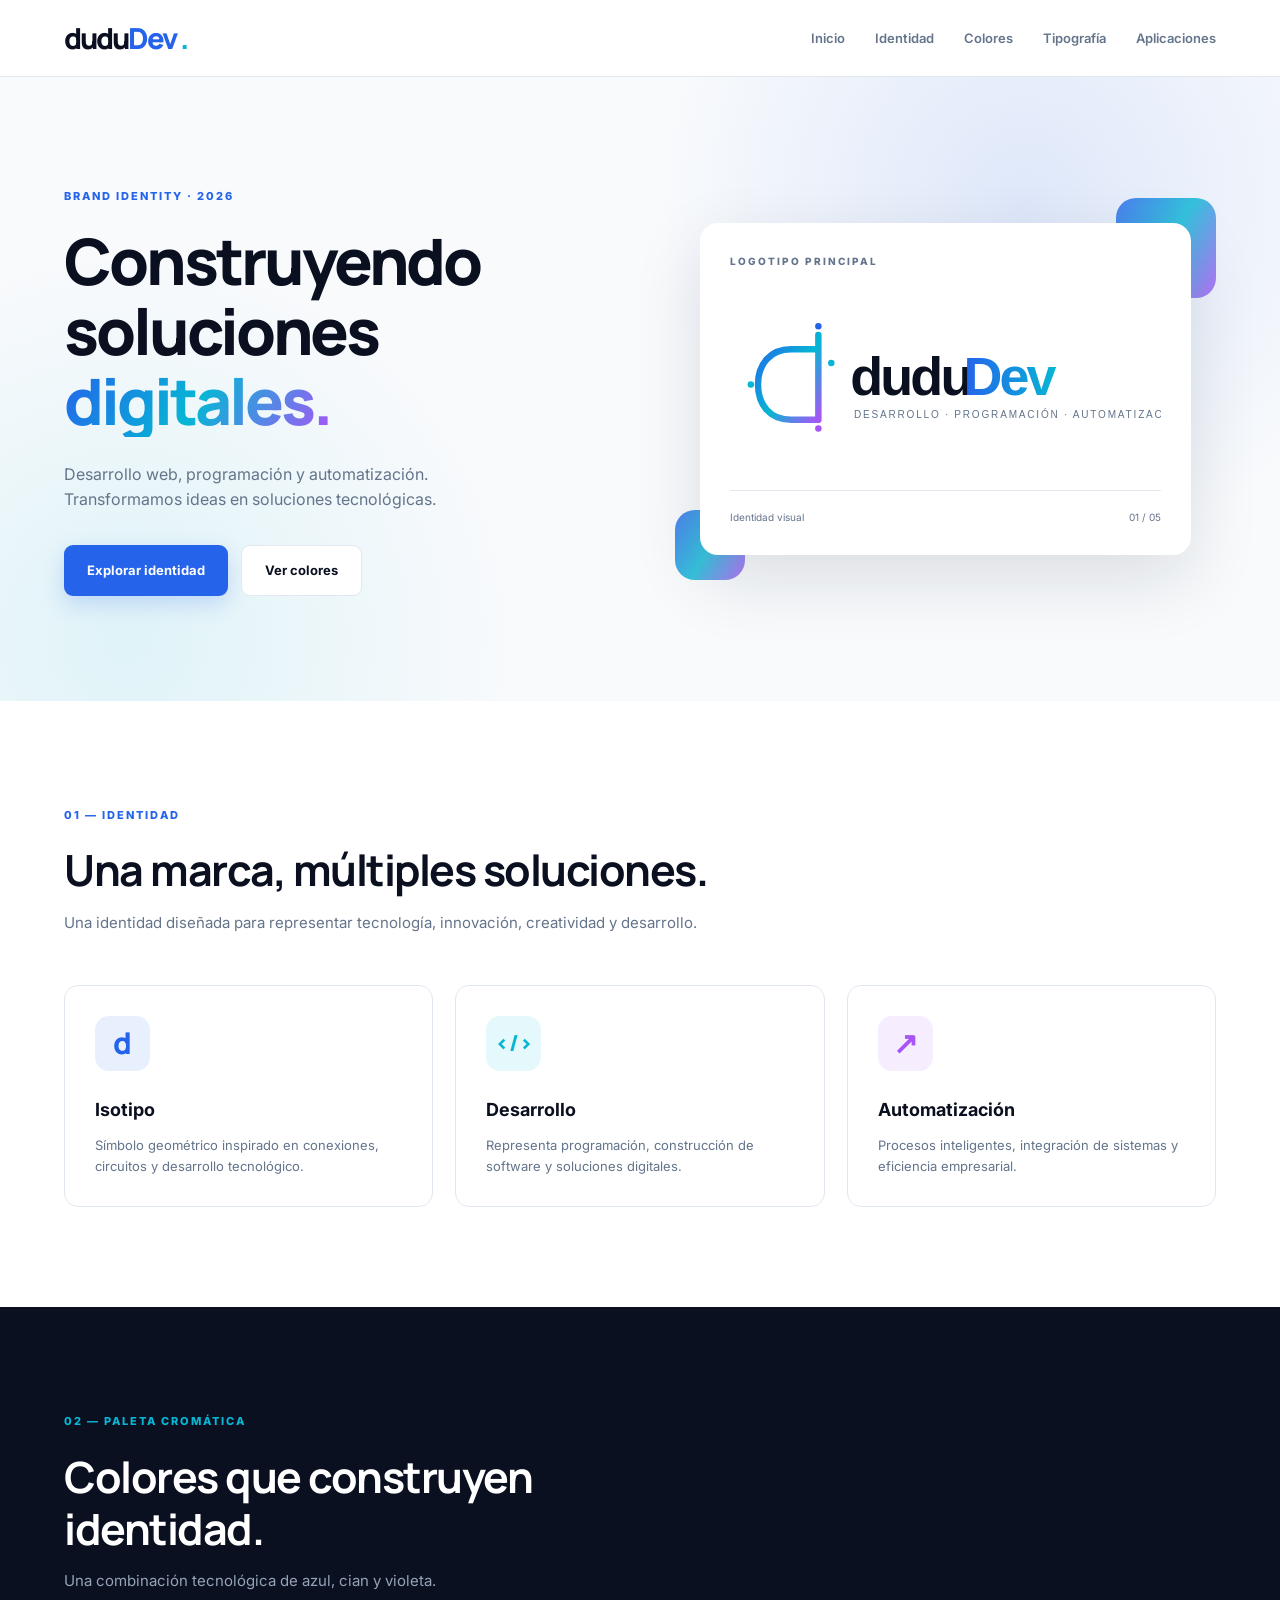
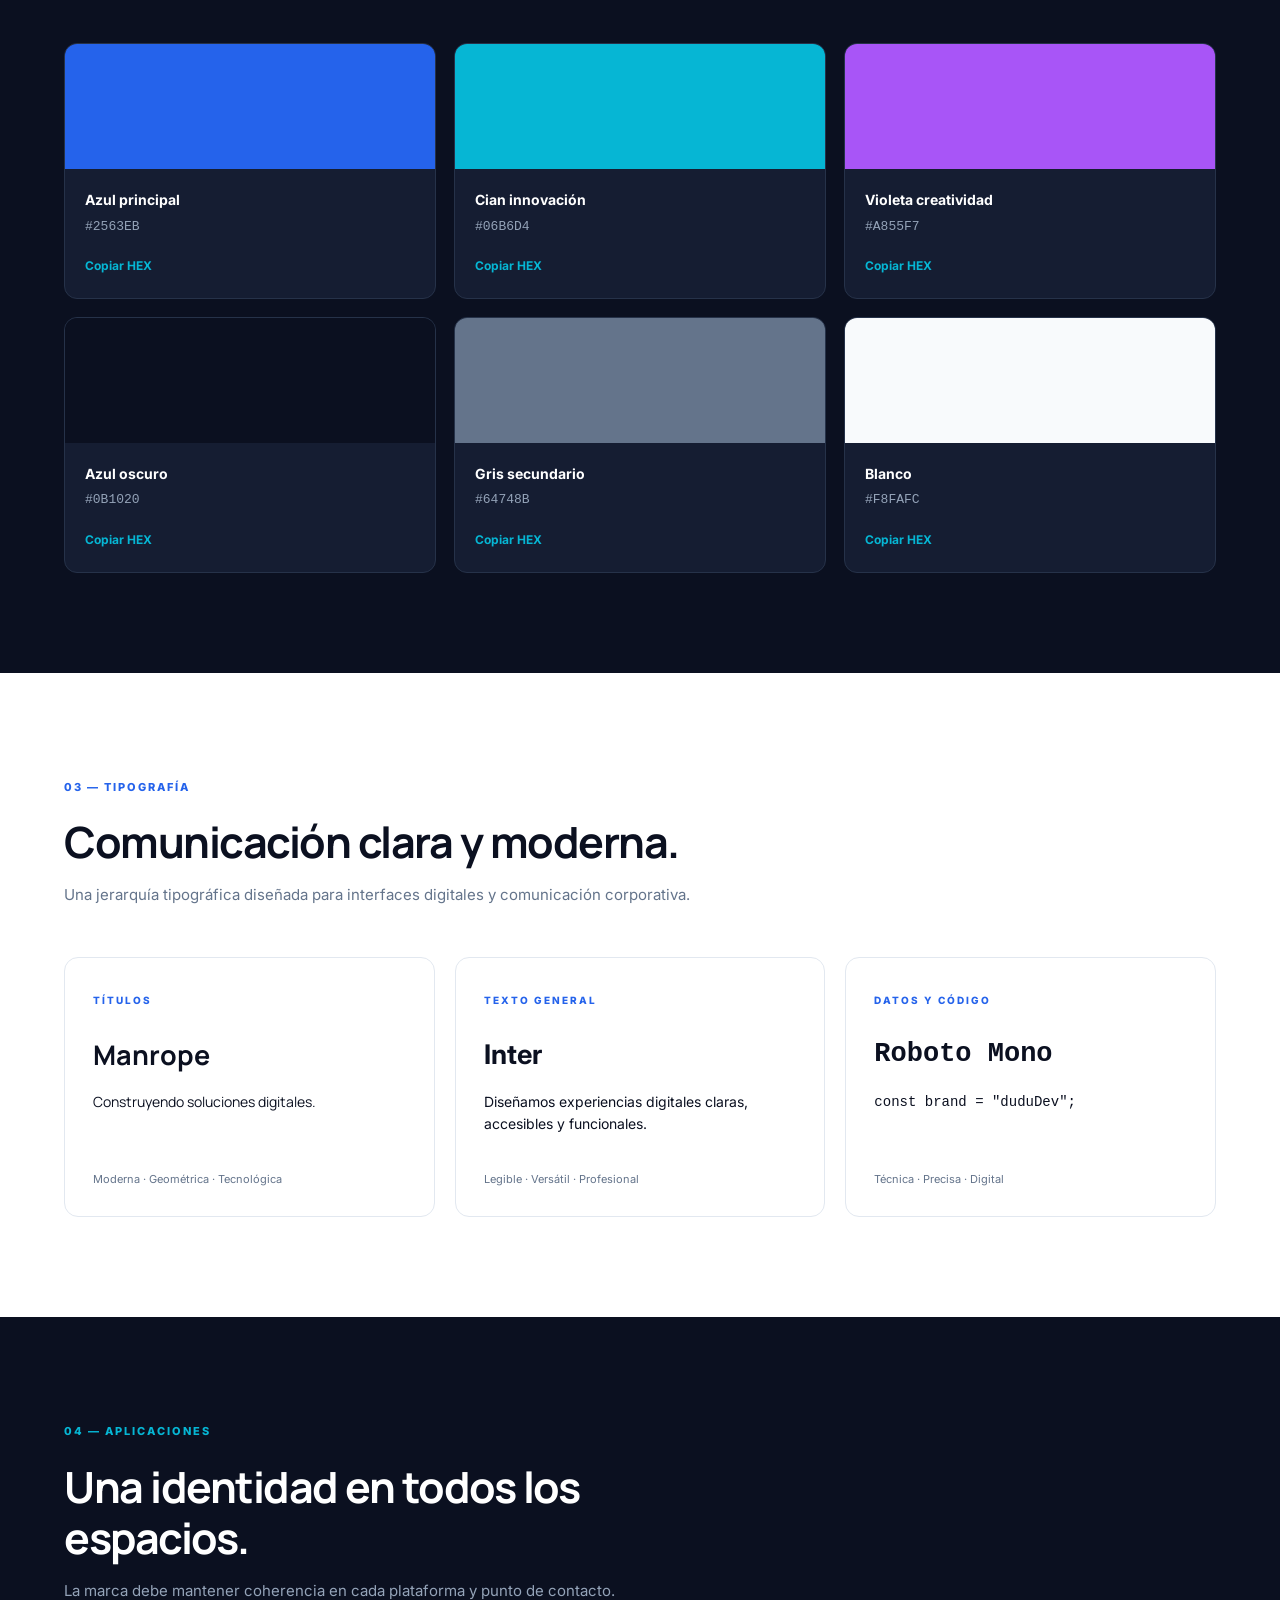
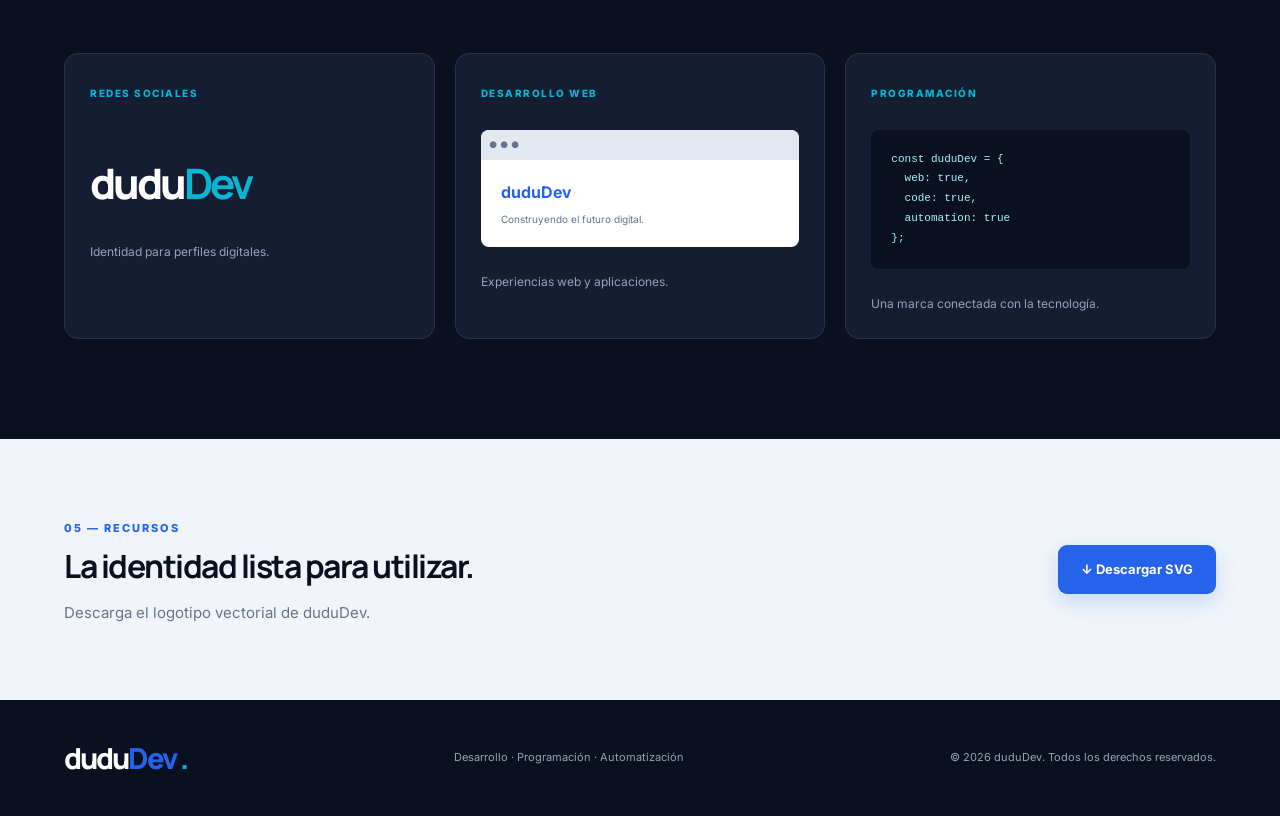
<file: 05_proyecto_web/index.html>
<!DOCTYPE html>
<html lang="es">
<head>
    <meta charset="UTF-8">
    <meta name="viewport" content="width=device-width, initial-scale=1.0">

    <meta name="description" content="duduDev - Desarrollo web, programación y automatización.">
    <meta name="theme-color" content="#0B1020">

    <title>duduDev | Brand Identity</title>

    <link rel="preconnect" href="https://fonts.googleapis.com">
    <link rel="preconnect" href="https://fonts.gstatic.com" crossorigin>

    <link href="https://fonts.googleapis.com/css2?family=Inter:wght@400;500;600;700;800&family=Manrope:wght@400;500;600;700;800&display=swap" rel="stylesheet">

    <link rel="stylesheet" href="css/style.css">
<!-- SEO-DUDUDEV-START -->

<title>duduDev | Desarrollo web, programacion y automatizacion</title>

<meta name="description" content="duduDev: desarrollo web, programacion y automatizacion. Construimos soluciones digitales.">
<meta name="keywords" content="duduDev, desarrollo web, programacion, automatizacion, soluciones digitales">
<meta name="author" content="duduDev">
<meta name="robots" content="index, follow">
<meta name="language" content="Spanish">

<link rel="canonical" href="https://dududev94.github.io/dududev-identidad/">
<link rel="icon" type="image/svg+xml" href="assets/favicon.svg">

<meta property="og:type" content="website">
<meta property="og:locale" content="es_SV">
<meta property="og:site_name" content="duduDev">
<meta property="og:title" content="duduDev | Desarrollo web, programacion y automatizacion">
<meta property="og:description" content="duduDev: desarrollo web, programacion y automatizacion. Construimos soluciones digitales.">
<meta property="og:url" content="https://dududev94.github.io/dududev-identidad/">

<meta name="twitter:card" content="summary">
<meta name="twitter:title" content="duduDev | Desarrollo web, programacion y automatizacion">
<meta name="twitter:description" content="duduDev: desarrollo web, programacion y automatizacion. Construimos soluciones digitales.">

<meta name="theme-color" content="#0B1020">

<!-- SEO-DUDUDEV-END -->

    <!-- Google tag (gtag.js) - duduDev -->
    <script async src="https://www.googletagmanager.com/gtag/js?id=G-S72F0D3RBG"></script>
    <script>
      window.dataLayer = window.dataLayer || [];
      function gtag(){dataLayer.push(arguments);}
      gtag('js', new Date());

      gtag('config', 'G-S72F0D3RBG');
    </script>
    <!-- Fin Google Analytics 4 -->
</head>

<body data-analytics-page="identidad_marca">

    <!-- NAVEGACIÓN -->
    <header class="header">
        <nav class="navbar container">

            <a href="#inicio" class="brand" data-analytics-event="navigation_click" data-analytics-category="navigation" data-analytics-label="Logo duduDev - Inicio">
                <span class="brand-dudu">dudu</span><span class="brand-dev">Dev</span>
                <span class="brand-dot">.</span>
            </a>

            <button class="menu-toggle" id="menuToggle" aria-label="Abrir menú">
                ☰
            </button>

            <ul class="nav-links" id="navLinks">
                <li><a href="#inicio" data-analytics-event="navigation_click" data-analytics-category="navigation" data-analytics-label="Inicio">Inicio</a></li>
                <li><a href="#identidad" data-analytics-event="navigation_click" data-analytics-category="navigation" data-analytics-label="Identidad">Identidad</a></li>
                <li><a href="#colores" data-analytics-event="navigation_click" data-analytics-category="navigation" data-analytics-label="Colores">Colores</a></li>
                <li><a href="#tipografia" data-analytics-event="navigation_click" data-analytics-category="navigation" data-analytics-label="Tipografía">Tipografía</a></li>
                <li><a href="#aplicaciones" data-analytics-event="navigation_click" data-analytics-category="navigation" data-analytics-label="Aplicaciones">Aplicaciones</a></li>
            </ul>

        </nav>
    </header>

    <main>

        <!-- HERO -->
        <section class="hero" id="inicio">
            <div class="container hero-content">

                <div class="hero-text">
                    <span class="eyebrow">BRAND IDENTITY · 2026</span>

                    <h1>
                        Construyendo<br>
                        soluciones
                        <span class="gradient-text">digitales.</span>
                    </h1>

                    <p>
                        Desarrollo web, programación y automatización.
                        Transformamos ideas en soluciones tecnológicas.
                    </p>

                    <div class="hero-actions">
                        <a href="#identidad" class="btn btn-primary" data-analytics-event="cta_click" data-analytics-category="call_to_action" data-analytics-label="Explorar identidad">
                            Explorar identidad
                        </a>

                        <a href="#colores" class="btn btn-outline" data-analytics-event="cta_click" data-analytics-category="call_to_action" data-analytics-label="Ver colores">
                            Ver colores
                        </a>
                    </div>
                </div>

                <div class="hero-visual">
                    <div class="logo-card">
                        <span class="card-label">LOGOTIPO PRINCIPAL</span>

                        <img
                            src="assets/dududev_logo.svg"
                            alt="Logotipo oficial de duduDev"
                            class="main-logo"
                        >

                        <div class="logo-card-footer">
                            <span>Identidad visual</span>
                            <span>01 / 05</span>
                        </div>
                    </div>

                    <div class="decoration decoration-one"></div>
                    <div class="decoration decoration-two"></div>
                </div>

            </div>
        </section>

        <!-- IDENTIDAD -->
        <section class="section" id="identidad">
            <div class="container">

                <div class="section-heading">
                    <span class="eyebrow">01 — IDENTIDAD</span>
                    <h2>Una marca, múltiples soluciones.</h2>
                    <p>
                        Una identidad diseñada para representar tecnología,
                        innovación, creatividad y desarrollo.
                    </p>
                </div>

                <div class="identity-grid">

                    <article class="identity-card">
                        <div class="identity-icon">d</div>
                        <h3>Isotipo</h3>
                        <p>
                            Símbolo geométrico inspirado en conexiones,
                            circuitos y desarrollo tecnológico.
                        </p>
                    </article>

                    <article class="identity-card">
                        <div class="identity-icon code-icon">&lt;/&gt;</div>
                        <h3>Desarrollo</h3>
                        <p>
                            Representa programación, construcción
                            de software y soluciones digitales.
                        </p>
                    </article>

                    <article class="identity-card">
                        <div class="identity-icon automation-icon">↗</div>
                        <h3>Automatización</h3>
                        <p>
                            Procesos inteligentes, integración
                            de sistemas y eficiencia empresarial.
                        </p>
                    </article>

                </div>
            </div>
        </section>

        <!-- COLORES -->
        <section class="section section-dark" id="colores">
            <div class="container">

                <div class="section-heading">
                    <span class="eyebrow">02 — PALETA CROMÁTICA</span>
                    <h2>Colores que construyen identidad.</h2>
                    <p>
                        Una combinación tecnológica de azul, cian y violeta.
                    </p>
                </div>

                <div class="color-grid">

                    <article class="color-card">
                        <div class="color-preview" style="background:#2563EB"></div>
                        <div class="color-info">
                            <h3>Azul principal</h3>
                            <p>#2563EB</p>
                            <button class="copy-color" data-color="#2563EB" data-analytics-event="copy_color" data-analytics-category="brand_identity" data-analytics-label="Copiar azul principal">
                                Copiar HEX
                            </button>
                        </div>
                    </article>

                    <article class="color-card">
                        <div class="color-preview" style="background:#06B6D4"></div>
                        <div class="color-info">
                            <h3>Cian innovación</h3>
                            <p>#06B6D4</p>
                            <button class="copy-color" data-color="#06B6D4" data-analytics-event="copy_color" data-analytics-category="brand_identity" data-analytics-label="Copiar cian innovación">
                                Copiar HEX
                            </button>
                        </div>
                    </article>

                    <article class="color-card">
                        <div class="color-preview" style="background:#A855F7"></div>
                        <div class="color-info">
                            <h3>Violeta creatividad</h3>
                            <p>#A855F7</p>
                            <button class="copy-color" data-color="#A855F7" data-analytics-event="copy_color" data-analytics-category="brand_identity" data-analytics-label="Copiar violeta creatividad">
                                Copiar HEX
                            </button>
                        </div>
                    </article>

                    <article class="color-card">
                        <div class="color-preview" style="background:#0B1020"></div>
                        <div class="color-info">
                            <h3>Azul oscuro</h3>
                            <p>#0B1020</p>
                            <button class="copy-color" data-color="#0B1020" data-analytics-event="copy_color" data-analytics-category="brand_identity" data-analytics-label="Copiar azul oscuro">
                                Copiar HEX
                            </button>
                        </div>
                    </article>

                    <article class="color-card">
                        <div class="color-preview" style="background:#64748B"></div>
                        <div class="color-info">
                            <h3>Gris secundario</h3>
                            <p>#64748B</p>
                            <button class="copy-color" data-color="#64748B" data-analytics-event="copy_color" data-analytics-category="brand_identity" data-analytics-label="Copiar gris secundario">
                                Copiar HEX
                            </button>
                        </div>
                    </article>

                    <article class="color-card">
                        <div class="color-preview color-white"></div>
                        <div class="color-info">
                            <h3>Blanco</h3>
                            <p>#F8FAFC</p>
                            <button class="copy-color" data-color="#F8FAFC" data-analytics-event="copy_color" data-analytics-category="brand_identity" data-analytics-label="Copiar blanco">
                                Copiar HEX
                            </button>
                        </div>
                    </article>

                </div>
            </div>
        </section>

        <!-- TIPOGRAFÍA -->
        <section class="section" id="tipografia">
            <div class="container">

                <div class="section-heading">
                    <span class="eyebrow">03 — TIPOGRAFÍA</span>
                    <h2>Comunicación clara y moderna.</h2>
                    <p>
                        Una jerarquía tipográfica diseñada para
                        interfaces digitales y comunicación corporativa.
                    </p>
                </div>

                <div class="font-grid">

                    <article class="font-card">
                        <span class="font-role">TÍTULOS</span>
                        <h3 class="font-manrope">Manrope</h3>
                        <p class="font-manrope">
                            Construyendo soluciones digitales.
                        </p>
                        <span class="font-description">
                            Moderna · Geométrica · Tecnológica
                        </span>
                    </article>

                    <article class="font-card">
                        <span class="font-role">TEXTO GENERAL</span>
                        <h3 class="font-inter">Inter</h3>
                        <p class="font-inter">
                            Diseñamos experiencias digitales claras,
                            accesibles y funcionales.
                        </p>
                        <span class="font-description">
                            Legible · Versátil · Profesional
                        </span>
                    </article>

                    <article class="font-card">
                        <span class="font-role">DATOS Y CÓDIGO</span>
                        <h3 class="font-mono">Roboto Mono</h3>
                        <p class="font-mono">
                            const brand = "duduDev";
                        </p>
                        <span class="font-description">
                            Técnica · Precisa · Digital
                        </span>
                    </article>

                </div>
            </div>
        </section>

        <!-- APLICACIONES -->
        <section class="section section-dark" id="aplicaciones">
            <div class="container">

                <div class="section-heading">
                    <span class="eyebrow">04 — APLICACIONES</span>
                    <h2>Una identidad en todos los espacios.</h2>
                    <p>
                        La marca debe mantener coherencia en cada
                        plataforma y punto de contacto.
                    </p>
                </div>

                <div class="application-grid">

                    <article class="application-card social-card">
                        <span class="application-label">REDES SOCIALES</span>
                        <div class="social-logo">
                            <span>dudu</span><strong>Dev</strong>
                        </div>
                        <p>Identidad para perfiles digitales.</p>
                    </article>

                    <article class="application-card web-card">
                        <span class="application-label">DESARROLLO WEB</span>
                        <div class="browser-window">
                            <div class="browser-dots">● ● ●</div>
                            <div class="browser-content">
                                <strong>duduDev</strong>
                                <span>Construyendo el futuro digital.</span>
                            </div>
                        </div>
                        <p>Experiencias web y aplicaciones.</p>
                    </article>

                    <article class="application-card code-card">
                        <span class="application-label">PROGRAMACIÓN</span>
                        <pre><code>const duduDev = {
  web: true,
  code: true,
  automation: true
};</code></pre>
                        <p>Una marca conectada con la tecnología.</p>
                    </article>

                </div>

            </div>
        </section>

        <!-- DESCARGA -->
        <section class="download-section">
            <div class="container download-content">

                <div>
                    <span class="eyebrow">05 — RECURSOS</span>
                    <h2>La identidad lista para utilizar.</h2>
                    <p>
                        Descarga el logotipo vectorial de duduDev.
                    </p>
                </div>

                <a
                    href="assets/dududev_logo.svg"
                    download="dududev_logo.svg"
                    class="btn btn-primary"
                    data-analytics-event="download_logo"
                    data-analytics-category="download"
                    data-analytics-label="Descargar logotipo SVG"
                >
                    ↓ Descargar SVG
                </a>

            </div>
        </section>

    </main>

    <!-- FOOTER -->
    <footer class="footer">
        <div class="container footer-content">

            <a href="#inicio" class="brand footer-brand">
                <span class="brand-dudu">dudu</span><span class="brand-dev">Dev</span>
                <span class="brand-dot">.</span>
            </a>

            <p>Desarrollo · Programación · Automatización</p>

            <span class="copyright">
                © <span id="year"></span> duduDev. Todos los derechos reservados.
            </span>

        </div>
    </footer>

    <div class="toast" id="toast" role="status" aria-live="polite">
        Color copiado
    </div>

    <script src="js/main.js"></script>


    <script src="./js/analytics-events.js" defer id="dududev-analytics-events"></script>
</body>
</html>
</file>
<file: 05_proyecto_web/css/style.css>
/* =========================================
   duduDev - Brand Identity
   Hoja de estilos principal
========================================= */

:root {
    --blue: #2563EB;
    --cyan: #06B6D4;
    --purple: #A855F7;
    --dark: #0B1020;
    --gray: #64748B;
    --light: #F8FAFC;
    --white: #FFFFFF;
    --border: #E2E8F0;

    --gradient: linear-gradient(
        120deg,
        var(--blue),
        var(--cyan),
        var(--purple)
    );

    --font-heading: "Manrope", sans-serif;
    --font-body: "Inter", sans-serif;

    --container: 1160px;
}

/* RESET */

* {
    margin: 0;
    padding: 0;
    box-sizing: border-box;
}

html {
    scroll-behavior: smooth;
    scroll-padding-top: 90px;
}

body {
    font-family: var(--font-body);
    color: var(--dark);
    background: var(--white);
    line-height: 1.6;
}

a {
    text-decoration: none;
    color: inherit;
}

button {
    font: inherit;
}

.container {
    width: min(90%, var(--container));
    margin: auto;
}

/* HEADER */

.header {
    position: sticky;
    top: 0;
    z-index: 100;
    background: rgba(255,255,255,.94);
    backdrop-filter: blur(16px);
    border-bottom: 1px solid var(--border);
}

.navbar {
    min-height: 76px;
    display: flex;
    align-items: center;
    justify-content: space-between;
}

.brand {
    font-family: var(--font-heading);
    font-size: 29px;
    font-weight: 800;
    letter-spacing: -2px;
}

.brand-dudu {
    color: var(--dark);
}

.brand-dev {
    color: var(--blue);
}

.brand-dot {
    color: var(--cyan);
}

.nav-links {
    display: flex;
    gap: 30px;
    list-style: none;
}

.nav-links a {
    font-size: 13px;
    font-weight: 600;
    color: var(--gray);
    transition: color .2s;
}

.nav-links a:hover {
    color: var(--blue);
}

.menu-toggle {
    display: none;
    border: none;
    background: transparent;
    font-size: 26px;
    cursor: pointer;
}

/* HERO */

.hero {
    background:
        radial-gradient(circle at 80% 20%, rgba(37,99,235,.12), transparent 32%),
        radial-gradient(circle at 10% 90%, rgba(6,182,212,.10), transparent 30%),
        #F8FAFC;
    padding: 105px 0;
    overflow: hidden;
}

.hero-content {
    display: grid;
    grid-template-columns: 1fr 1fr;
    align-items: center;
    gap: 70px;
}

.eyebrow {
    display: inline-block;
    color: var(--blue);
    font-size: 11px;
    font-weight: 800;
    letter-spacing: 2px;
    margin-bottom: 20px;
}

.hero h1 {
    font-family: var(--font-heading);
    font-size: clamp(42px, 5vw, 66px);
    font-weight: 800;
    line-height: 1.1;
    letter-spacing: -3px;
}

.gradient-text {
    display: inline-block;
    background: var(--gradient);
    background-clip: text;
    -webkit-background-clip: text;
    color: transparent;
}

.hero-text > p {
    color: var(--gray);
    font-size: 16px;
    max-width: 480px;
    margin: 25px 0 32px;
}

.hero-actions {
    display: flex;
    flex-wrap: wrap;
    gap: 13px;
}

/* BUTTONS */

.btn {
    display: inline-flex;
    align-items: center;
    justify-content: center;
    padding: 14px 23px;
    border-radius: 9px;
    font-size: 13px;
    font-weight: 700;
    transition: transform .2s, box-shadow .2s;
}

.btn:hover {
    transform: translateY(-3px);
}

.btn-primary {
    background: var(--blue);
    color: var(--white);
    box-shadow: 0 8px 22px rgba(37,99,235,.20);
}

.btn-outline {
    border: 1px solid var(--border);
    background: var(--white);
    color: var(--dark);
}

/* LOGO CARD */

.hero-visual {
    position: relative;
    padding: 25px;
}

.logo-card {
    position: relative;
    z-index: 2;
    background: var(--white);
    padding: 30px;
    border-radius: 18px;
    box-shadow: 0 25px 70px rgba(15,23,42,.12);
}

.card-label {
    display: block;
    color: var(--gray);
    font-size: 10px;
    font-weight: 800;
    letter-spacing: 2px;
}

.main-logo {
    display: block;
    width: 100%;
    height: auto;
    margin: 35px auto;
}

.logo-card-footer {
    display: flex;
    justify-content: space-between;
    color: var(--gray);
    font-size: 10px;
    border-top: 1px solid var(--border);
    padding-top: 18px;
}

.decoration {
    position: absolute;
    border-radius: 20px;
    background: var(--gradient);
    opacity: .8;
}

.decoration-one {
    width: 100px;
    height: 100px;
    top: 0;
    right: 0;
}

.decoration-two {
    width: 70px;
    height: 70px;
    bottom: 0;
    left: 0;
}

/* GENERAL SECTIONS */

.section {
    padding: 100px 0;
}

.section-heading {
    max-width: 650px;
    margin-bottom: 50px;
}

.section-heading h2,
.download-content h2 {
    font-family: var(--font-heading);
    font-size: clamp(30px, 4vw, 43px);
    line-height: 1.2;
    letter-spacing: -1.5px;
}

.section-heading p,
.download-content p {
    color: var(--gray);
    margin-top: 15px;
    font-size: 15px;
}

/* IDENTITY */

.identity-grid {
    display: grid;
    grid-template-columns: repeat(3, 1fr);
    gap: 22px;
}

.identity-card {
    border: 1px solid var(--border);
    border-radius: 14px;
    padding: 30px;
    transition: transform .2s, box-shadow .2s;
}

.identity-card:hover,
.font-card:hover {
    transform: translateY(-5px);
    box-shadow: 0 15px 35px rgba(15,23,42,.08);
}

.identity-icon {
    display: grid;
    place-items: center;
    width: 55px;
    height: 55px;
    border-radius: 14px;
    background: rgba(37,99,235,.1);
    color: var(--blue);
    font-family: var(--font-heading);
    font-size: 30px;
    font-weight: 800;
    margin-bottom: 25px;
}

.code-icon {
    color: var(--cyan);
    background: rgba(6,182,212,.1);
    font-size: 22px;
}

.automation-icon {
    color: var(--purple);
    background: rgba(168,85,247,.1);
}

.identity-card h3 {
    font-size: 18px;
    margin-bottom: 10px;
}

.identity-card p {
    color: var(--gray);
    font-size: 13px;
}

/* DARK SECTION */

.section-dark {
    background: var(--dark);
    color: var(--white);
}

.section-dark .section-heading p {
    color: #94A3B8;
}

.section-dark .eyebrow {
    color: var(--cyan);
}

/* COLORS */

.color-grid {
    display: grid;
    grid-template-columns: repeat(3, 1fr);
    gap: 18px;
}

.color-card {
    overflow: hidden;
    background: #151D32;
    border: 1px solid #263249;
    border-radius: 13px;
}

.color-preview {
    height: 125px;
}

.color-white {
    background: #F8FAFC;
}

.color-info {
    padding: 20px;
}

.color-info h3 {
    font-size: 14px;
}

.color-info p {
    color: #94A3B8;
    font-family: monospace;
    font-size: 13px;
    margin: 5px 0 15px;
}

.copy-color {
    color: var(--cyan);
    background: transparent;
    border: none;
    cursor: pointer;
    font-size: 12px;
    font-weight: 700;
}

.copy-color:hover {
    color: var(--white);
}

/* TYPOGRAPHY */

.font-grid {
    display: grid;
    grid-template-columns: repeat(3, 1fr);
    gap: 20px;
}

.font-card {
    border: 1px solid var(--border);
    border-radius: 14px;
    padding: 28px;
    transition: .2s;
}

.font-role {
    color: var(--blue);
    font-size: 10px;
    font-weight: 800;
    letter-spacing: 2px;
}

.font-card h3 {
    font-size: 27px;
    margin: 22px 0 14px;
}

.font-card p {
    min-height: 55px;
    font-size: 14px;
}

.font-manrope {
    font-family: "Manrope", sans-serif;
}

.font-inter {
    font-family: "Inter", sans-serif;
}

.font-mono {
    font-family: "Roboto Mono", monospace;
}

.font-description {
    display: block;
    color: var(--gray);
    font-size: 11px;
    margin-top: 25px;
}

/* APPLICATIONS */

.application-grid {
    display: grid;
    grid-template-columns: repeat(3, 1fr);
    gap: 20px;
}

.application-card {
    background: #151D32;
    border: 1px solid #263249;
    padding: 25px;
    border-radius: 14px;
    min-height: 250px;
}

.application-label {
    color: var(--cyan);
    font-size: 10px;
    font-weight: 800;
    letter-spacing: 1.5px;
}

.application-card > p {
    color: #94A3B8;
    font-size: 12px;
    margin-top: 25px;
}

.social-logo {
    margin-top: 45px;
    font-family: var(--font-heading);
    font-size: 42px;
    font-weight: 800;
    letter-spacing: -3px;
}

.social-logo strong {
    color: var(--cyan);
}

.browser-window {
    background: white;
    color: var(--dark);
    border-radius: 8px;
    overflow: hidden;
    margin-top: 25px;
}

.browser-dots {
    background: #E2E8F0;
    color: var(--gray);
    padding: 8px;
    font-size: 9px;
}

.browser-content {
    display: flex;
    flex-direction: column;
    padding: 20px;
}

.browser-content strong {
    color: var(--blue);
}

.browser-content span {
    font-size: 10px;
    color: var(--gray);
    margin-top: 5px;
}

.code-card pre {
    color: #A5F3FC;
    background: #0B1020;
    border-radius: 8px;
    padding: 20px;
    margin-top: 25px;
    overflow-x: auto;
    font-size: 11px;
    line-height: 1.8;
}

/* DOWNLOAD */

.download-section {
    padding: 75px 0;
    background: #F1F5F9;
}

.download-content {
    display: flex;
    justify-content: space-between;
    align-items: center;
    gap: 30px;
}

.download-content h2 {
    font-size: 32px;
}

.download-content .eyebrow {
    margin-bottom: 10px;
}

/* FOOTER */

.footer {
    background: var(--dark);
    color: var(--white);
    padding: 35px 0;
}

.footer-content {
    display: flex;
    justify-content: space-between;
    align-items: center;
    flex-wrap: wrap;
    gap: 20px;
}

.footer-brand .brand-dudu {
    color: var(--white);
}

.footer-content p,
.copyright {
    color: #94A3B8;
    font-size: 11px;
}

/* TOAST */

.toast {
    position: fixed;
    bottom: 25px;
    left: 50%;
    transform: translate(-50%, 20px);
    opacity: 0;
    pointer-events: none;
    background: var(--blue);
    color: white;
    padding: 12px 22px;
    border-radius: 8px;
    font-size: 13px;
    transition: .3s;
    z-index: 200;
}

.toast.show {
    opacity: 1;
    transform: translate(-50%, 0);
}

/* RESPONSIVE */

@media (max-width: 900px) {

    .hero-content {
        grid-template-columns: 1fr;
        gap: 45px;
    }

    .hero-visual {
        max-width: 650px;
        width: 100%;
        margin: auto;
    }

    .identity-grid,
    .font-grid,
    .application-grid {
        grid-template-columns: repeat(2, 1fr);
    }

}

@media (max-width: 650px) {

    .navbar {
        min-height: 68px;
    }

    .menu-toggle {
        display: block;
    }

    .nav-links {
        display: none;
        position: absolute;
        top: 68px;
        left: 0;
        width: 100%;
        flex-direction: column;
        gap: 0;
        background: white;
        padding: 10px 5%;
        border-bottom: 1px solid var(--border);
    }

    .nav-links.active {
        display: flex;
    }

    .nav-links a {
        display: block;
        padding: 13px 0;
    }

    .hero {
        padding: 75px 0;
    }

    .hero h1 {
        font-size: 43px;
    }

    .hero-visual {
        padding: 12px;
    }

    .logo-card {
        padding: 20px;
    }

    .section {
        padding: 75px 0;
    }

    .identity-grid,
    .color-grid,
    .font-grid,
    .application-grid {
        grid-template-columns: 1fr;
    }

    .download-content {
        align-items: flex-start;
        flex-direction: column;
    }

    .footer-content {
        flex-direction: column;
        align-items: flex-start;
    }
}

.reveal {
    opacity: 0;
    transform: translateY(20px);
    transition: opacity .6s ease, transform .6s ease;
}

.reveal.visible {
    opacity: 1;
    transform: translateY(0);
}
</file>
